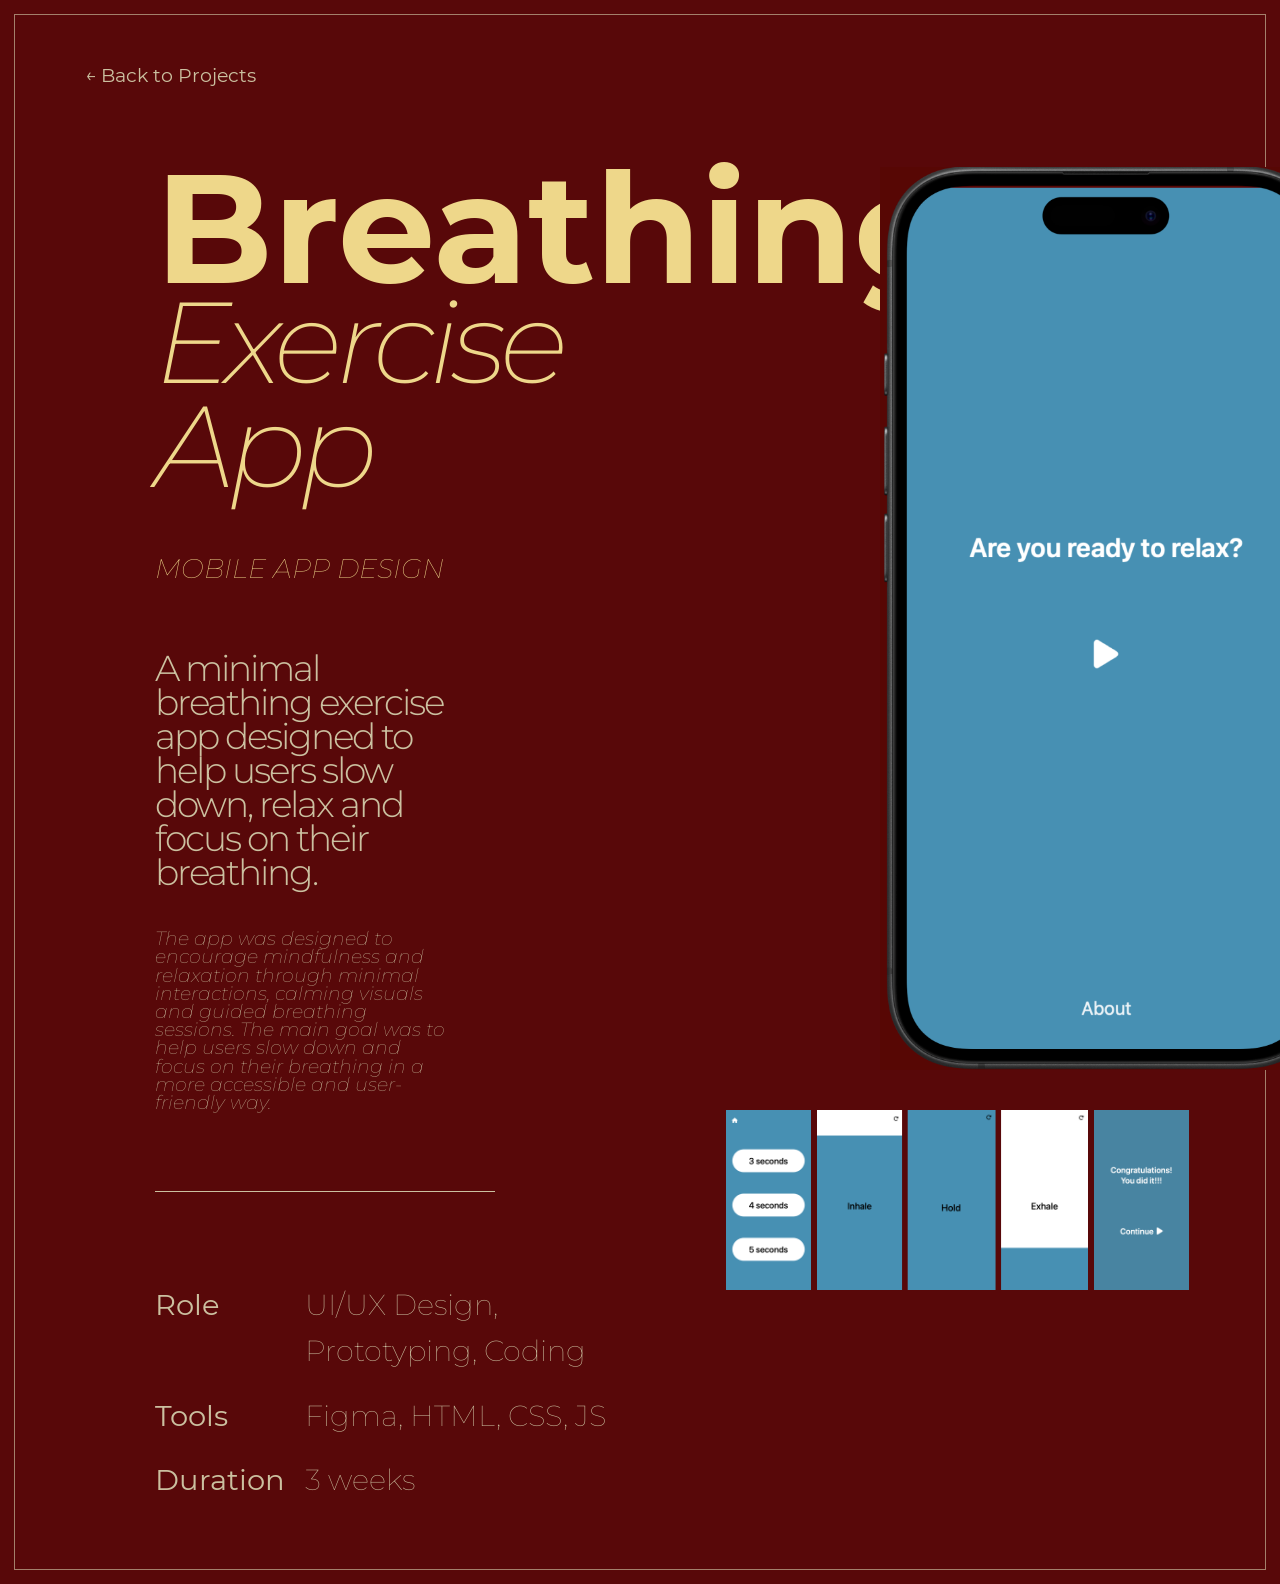
<file: projects/breathing.html>
<!DOCTYPE html>
<html lang="en">
<head>
    <meta charset="UTF-8">
    <meta name="viewport" content="width=device-width, initial-scale=1.0">
    <title>Breathing Exercise</title>
    <link rel="preconnect" href="https://fonts.googleapis.com">
    <link rel="preconnect" href="https://fonts.gstatic.com" crossorigin>
    <link href="https://fonts.googleapis.com/css2?family=Montserrat:wght@200;300;400;500;700;900&display=swap" rel="stylesheet">
  <link rel="stylesheet" href="../css/style.css">
</head>
<body>

<section class="breathing-page">
    <div class="breathing-frame">

        <a href="../index.html" class="back-link">← Back to Projects</a>

        <div class="breathing-layout">

            <div class="breathing-left">

                <h1>Breathing</h1>

                <h2 class="breathing-script">
                    Exercise App
                </h2>

                <p class="breathing-type">
                    MOBILE APP DESIGN
                </p>

                <h3 class="breathing-title">
                    A minimal breathing exercise
                    app designed to help users
                    slow down, relax and focus
                    on their breathing.
                </h3>

                <p class="breathing-description">
                    The app was designed to encourage mindfulness and relaxation through
                    minimal interactions, calming visuals and guided breathing sessions.
                    The main goal was to help users slow down and focus on their breathing
                    in a more accessible and user-friendly way.
                </p>

                <div class="breathing-line"></div>

                <div class="breathing-info">

                    <p>
                        <strong>Role</strong>
                        <span>UI/UX Design, Prototyping, Coding</span>
                    </p>

                    <p>
                        <strong>Tools</strong>
                        <span>Figma, HTML, CSS, JS</span>
                    </p>

                    <p>
                        <strong>Duration</strong>
                        <span>3 weeks</span>
                    </p>

                </div>

            </div>

            <div class="breathing-right">

                <a href="https://i509445.hera.fontysict.net/testing%20vs/" target="_blank">
                    <img src="../images/photo32.png" class="phone-image" alt="">
                </a>
               <div class="mini-gallery">
                    <img src="../images/photo33.png" class="small-shot" alt="">
                    <img src="../images/photo34.png" class="middle-shot" alt="">
                    <img src="../images/photo35.png" class="small-shot" alt="">
                </div>

            </div>

        </div>

    </div>
</section>

</body>
</html>
</file>
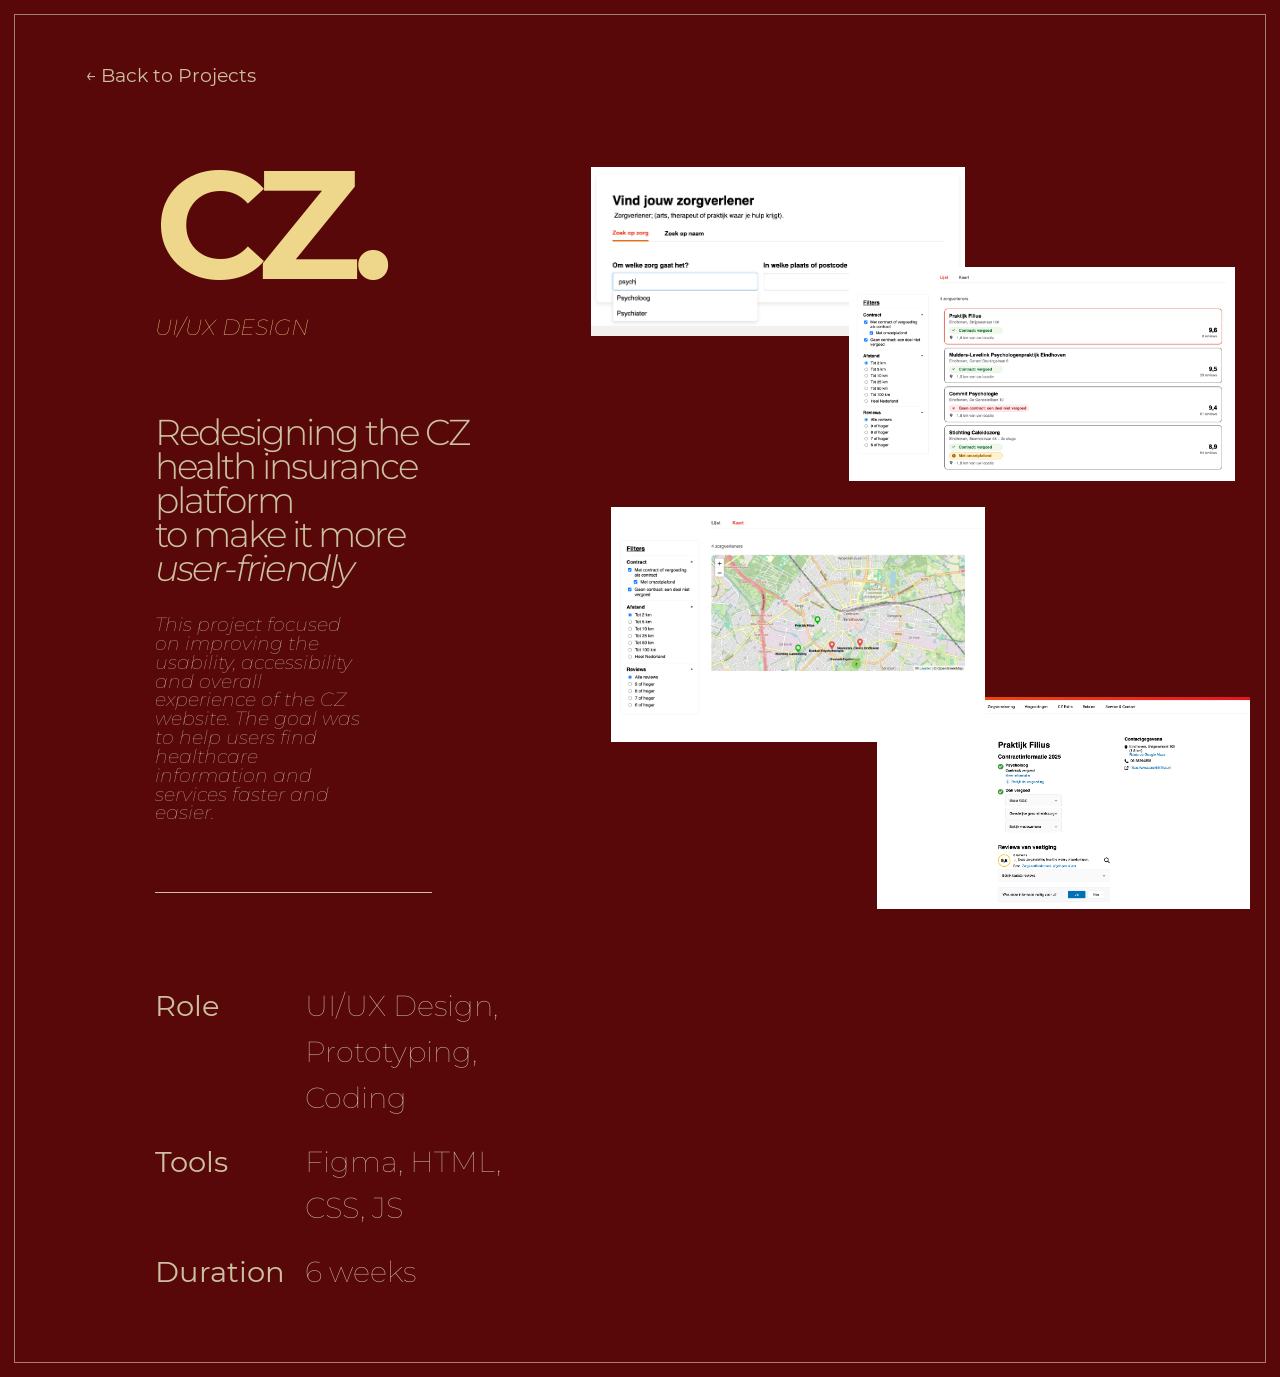
<file: projects/cz.html>
<!DOCTYPE html>
<html lang="en">
<head>
    <meta charset="UTF-8">
    <meta name="viewport" content="width=device-width, initial-scale=1.0">
    <title>CZ Project</title>
    <link rel="preconnect" href="https://fonts.googleapis.com">
    <link rel="preconnect" href="https://fonts.gstatic.com" crossorigin>
    <link href="https://fonts.googleapis.com/css2?family=Montserrat:wght@200;300;400;500;700;900&display=swap" rel="stylesheet">
  <link rel="stylesheet" href="../css/style.css">
</head>
<body>

<section class="cz-page">
  <div class="cz-frame">

    <a href="../index.html" class="back-link">← Back to Projects</a>

    <div class="cz-layout">
      <div class="cz-left">
        <h1>CZ.</h1>
        <p class="cz-type">UI/UX DESIGN</p>

        <h2>
          Redesigning the CZ<br>
          health insurance platform<br>
          to make it more<br>
          <em>user-friendly</em>
        </h2>

        <p class="cz-description">
          This project focused on improving the usability, accessibility and overall experience
          of the CZ website. The goal was to help users find healthcare information and services
          faster and easier.
        </p>

        <div class="cz-line"></div>

        <div class="cz-info">
          <p><strong>Role</strong><span>UI/UX Design, Prototyping, Coding</span></p>
          <p><strong>Tools</strong><span>Figma, HTML, CSS, JS</span></p>
          <p><strong>Duration</strong><span>6 weeks</span></p>
        </div>
      </div>

     <div class="cz-right">
      <a href="https://cz-project.vercel.app/" target="_blank" class="cz-img-link img-a">
          <img src="../images/photo28.png" class="cz-img" alt="">
      </a>

      <a href="https://cz-project.vercel.app/" target="_blank" class="cz-img-link img-b">
          <img src="../images/photo29.png" class="cz-img" alt="">
      </a>

      <a href="https://cz-project.vercel.app/" target="_blank" class="cz-img-link img-c">
          <img src="../images/photo30.png" class="cz-img" alt="">
      </a>

      <a href="https://cz-project.vercel.app/" target="_blank" class="cz-img-link img-d">
          <img src="../images/photo31.png" class="cz-img" alt="">
      </a>
</div>

  </div>
</section>

</body>
</html>
</file>
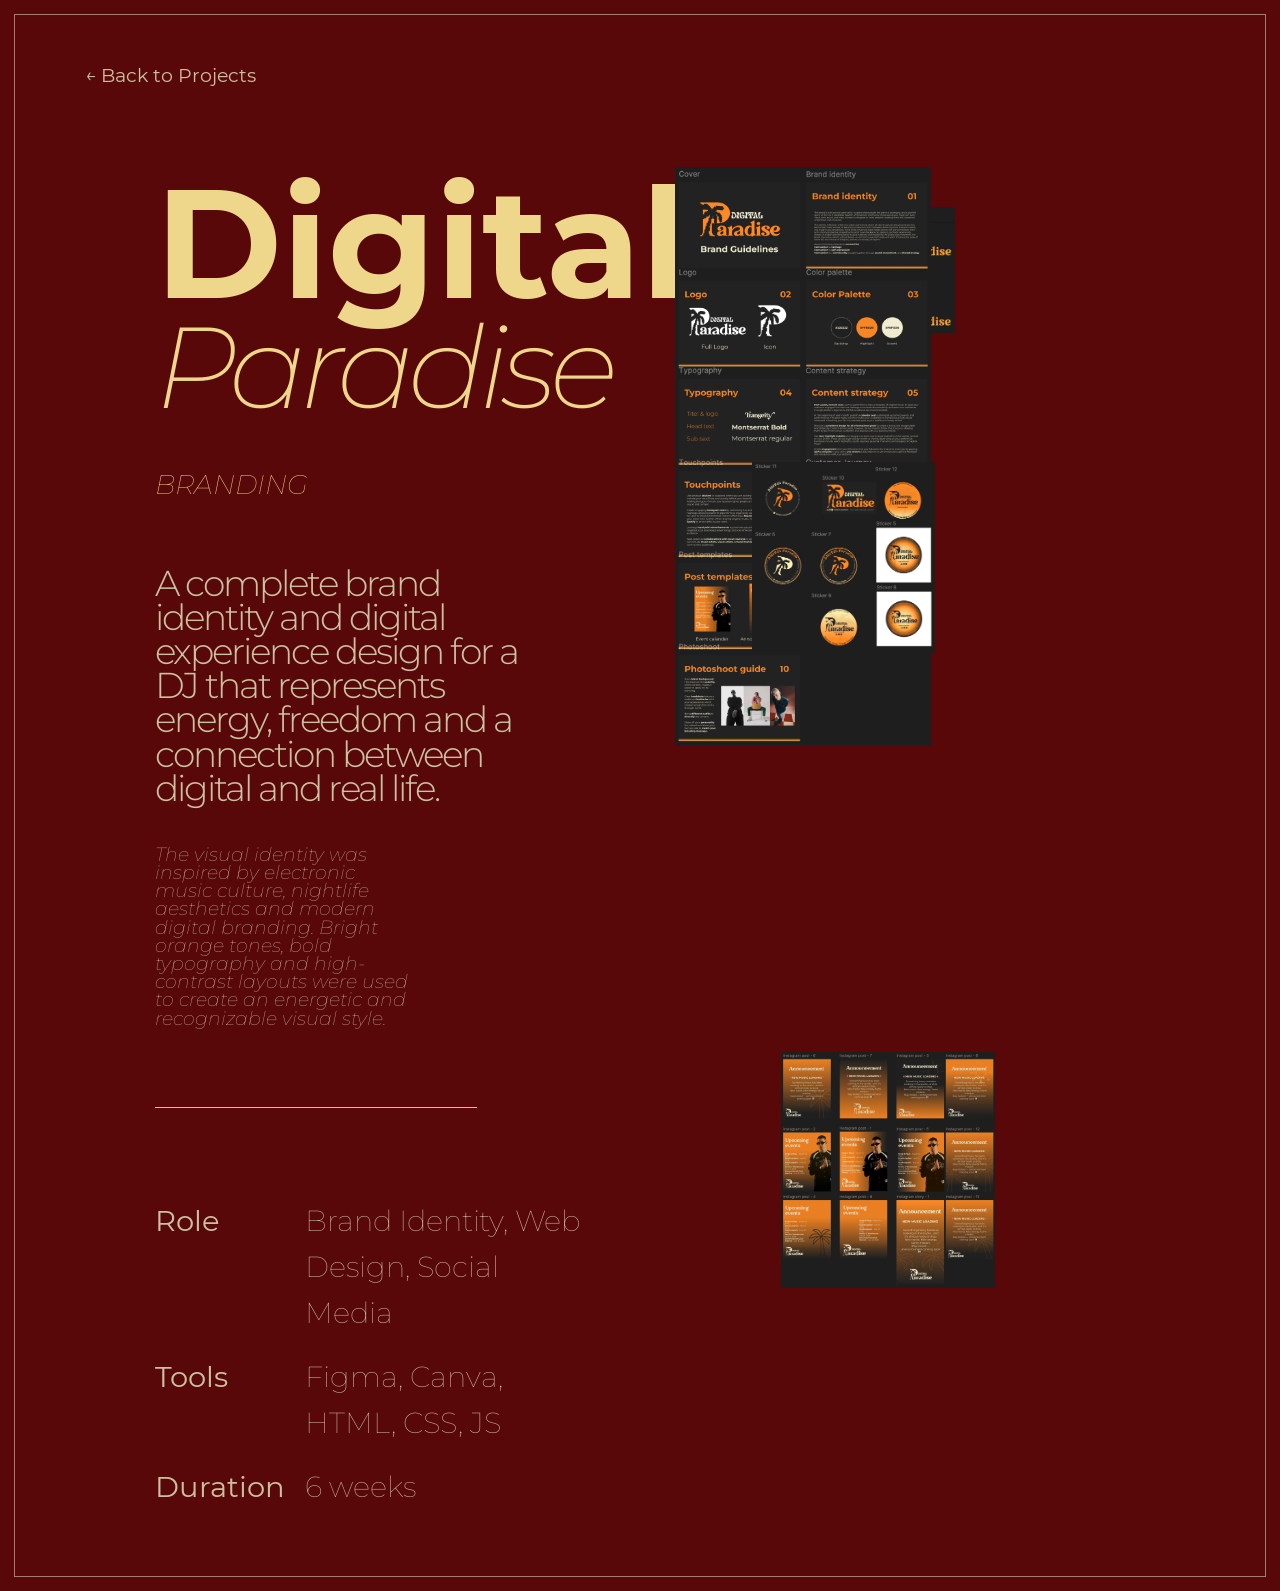
<file: projects/digital-paradise.html>
<!DOCTYPE html>
<html lang="en">
<head>
    <meta charset="UTF-8">
    <meta name="viewport" content="width=device-width, initial-scale=1.0">
    <title>Digital Paradise</title>
    <link rel="preconnect" href="https://fonts.googleapis.com">
    <link rel="preconnect" href="https://fonts.gstatic.com" crossorigin>
    <link href="https://fonts.googleapis.com/css2?family=Montserrat:wght@200;300;400;500;700;900&display=swap" rel="stylesheet">
  <link rel="stylesheet" href="../css/style.css">
</head>
<body>


<section class="digital-page">
    <div class="digital-frame">

        <a href="../index.html" class="back-link">← Back to Projects</a>

        <div class="digital-layout">

            <div class="digital-left">

                <h1>Digital</h1>

                <h2 class="digital-script">
                    Paradise
                </h2>

                <p class="digital-type">
                    BRANDING
                </p>

                <h3 class="digital-title">
                    A complete brand identity and
                    digital experience design for a DJ
                    that represents energy, freedom
                    and a connection between
                    digital and real life.
                </h3>

                <p class="digital-description">
                    The visual identity was inspired by electronic
                    music culture, nightlife aesthetics and
                    modern digital branding. Bright orange
                    tones, bold typography and high-contrast
                    layouts were used to create an energetic
                    and recognizable visual style.
                </p>

                <div class="digital-line"></div>

                <div class="digital-info">

                    <p>
                        <strong>Role</strong>
                        <span>Brand Identity, Web Design, Social Media</span>
                    </p>

                    <p>
                        <strong>Tools</strong>
                        <span>Figma, Canva, HTML, CSS, JS</span>
                    </p>

                    <p>
                        <strong>Duration</strong>
                        <span>6 weeks</span>
                    </p>

                </div>

            </div>

            <div class="digital-right">

                <a href="https://i556901.hera.fontysict.net/website/index.html"
                target="_blank"
                class="digital-img digital-img-1">

                    <img src="../images/photo36.png" alt="">

                </a>

                <a href="https://i556901.hera.fontysict.net/website/index.html"
                target="_blank"
                class="digital-img digital-img-2">

                    <img src="../images/photo37.png" alt="">

                </a>

                <a href="https://i556901.hera.fontysict.net/website/index.html"
                target="_blank"
                class="digital-img digital-img-3">

                    <img src="../images/photo38.png" alt="">

                </a>

                <a href="https://i556901.hera.fontysict.net/website/index.html"
                target="_blank"
                class="digital-img digital-img-4">

                    <img src="../images/photo39.png" alt="">

            </div>

        </div>

    </div>
</section>

</body>
</html>
</file>
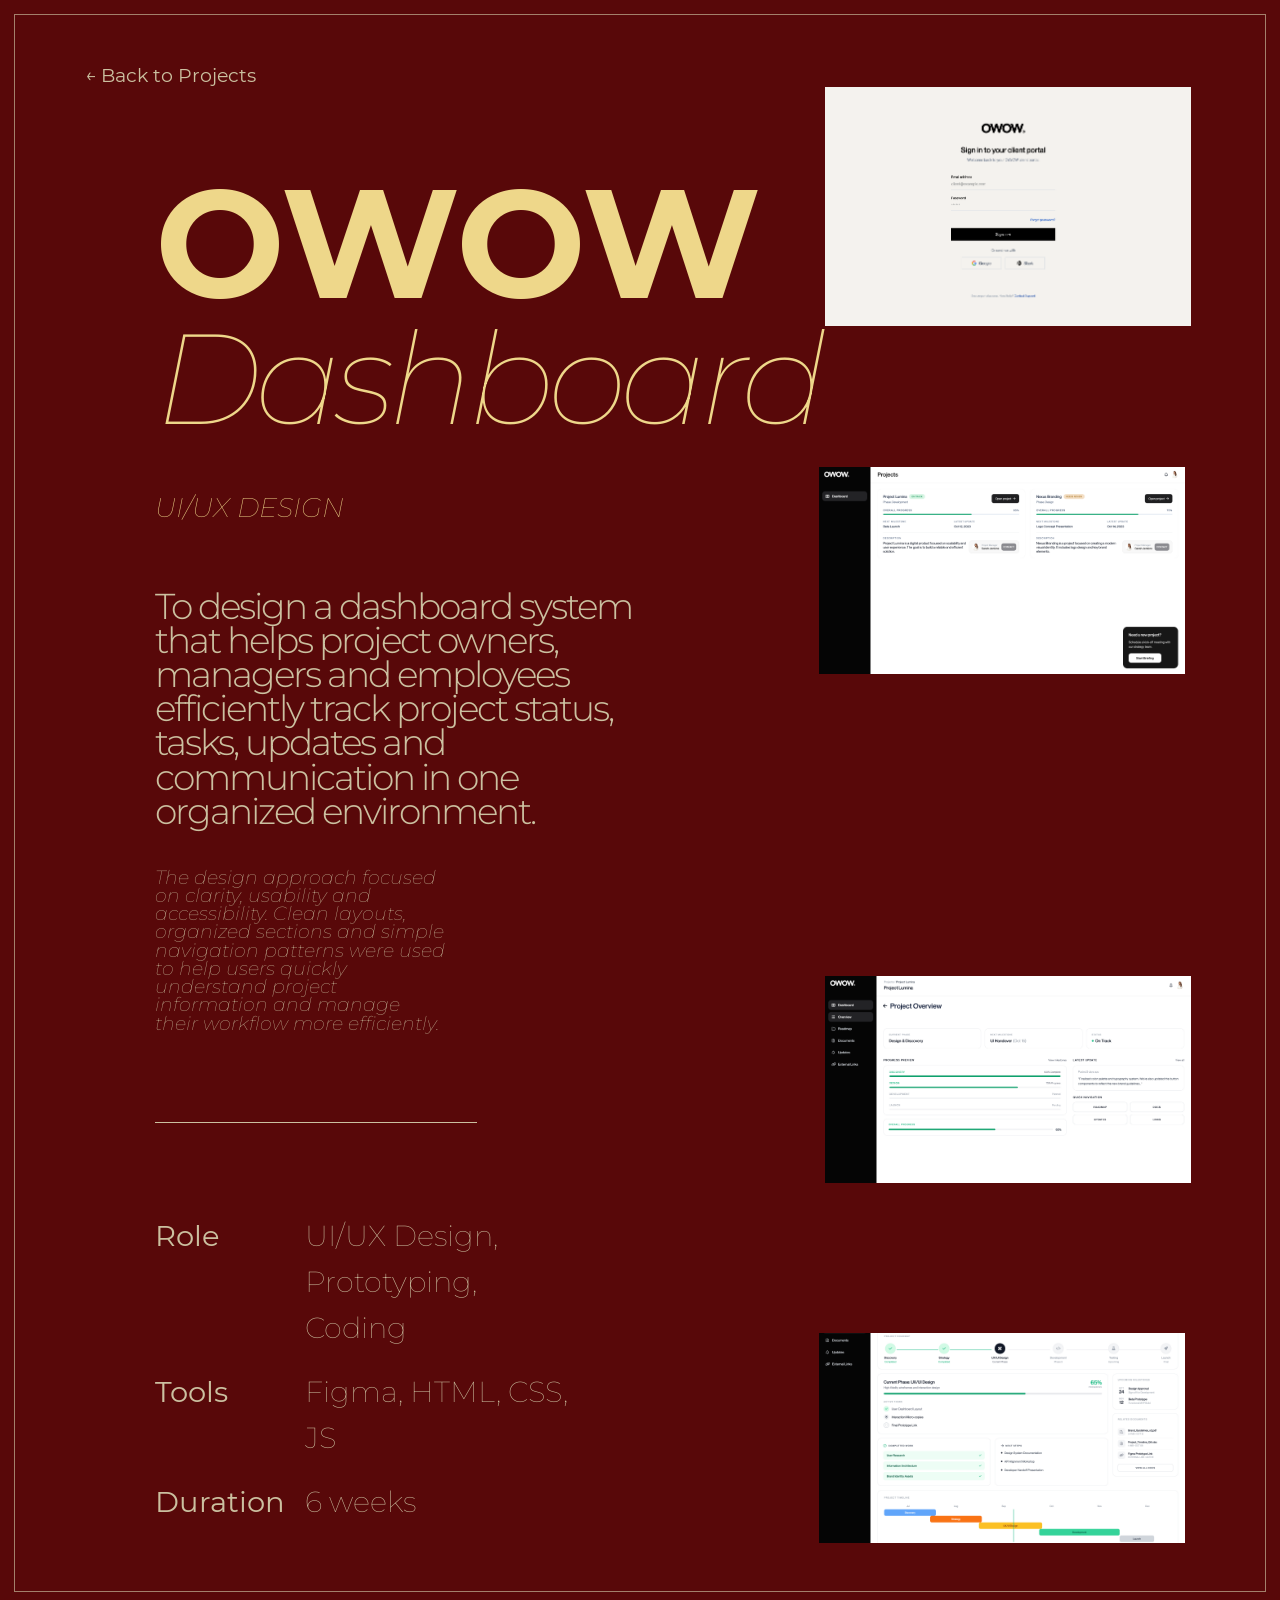
<file: projects/owow-dashboard.html>
<!DOCTYPE html>
<html lang="en">
<head>
    <meta charset="UTF-8">
    <meta name="viewport" content="width=device-width, initial-scale=1.0">
    <title>OWOW Dashboard</title>
    <link rel="preconnect" href="https://fonts.googleapis.com">
    <link rel="preconnect" href="https://fonts.gstatic.com" crossorigin>
    <link href="https://fonts.googleapis.com/css2?family=Montserrat:wght@200;300;400;500;700;900&display=swap" rel="stylesheet">
  <link rel="stylesheet" href="../css/style.css">
</head>
<body>


    <section class="owow-page">
    <div class="owow-frame">

        <a href="../index.html" class="back-link">← Back to Projects</a>

        <div class="owow-layout">
 
            <div class="owow-left">

                <h1>OWOW</h1>

                <h2 class="owow-script">
                    Dashboard
                </h2>

                <p class="owow-type">
                    UI/UX DESIGN
                </p>

                <h3 class="owow-title">
                    To design a dashboard system that helps
                    project owners, managers and employees
                    efficiently track project status, tasks,
                    updates and communication in one
                    organized environment.
                </h3>

                <p class="owow-description">
                    The design approach focused on clarity,
                    usability and accessibility. Clean layouts,
                    organized sections and simple navigation
                    patterns were used to help users quickly
                    understand project information and
                    manage their workflow more efficiently.
                </p>

                <div class="owow-line"></div>

                <div class="owow-info">

                    <p>
                        <strong>Role</strong>
                        <span>UI/UX Design, Prototyping, Coding</span>
                    </p>

                    <p>
                        <strong>Tools</strong>
                        <span>Figma, HTML, CSS, JS</span>
                    </p>

                    <p>
                        <strong>Duration</strong>
                        <span>6 weeks</span>
                    </p>

                </div>

            </div>

            <div class="owow-right">

                <a href="https://owow-project2.vercel.app/" target="_blank" class="owow-img owow-img-1">
                    <img src="../images/photo40.png" alt="">
                </a>

                <a href="https://owow-project2.vercel.app/" target="_blank" class="owow-img owow-img-2">
                    <img src="../images/photo41.png" alt="">
                </a>

                <a href="https://owow-project2.vercel.app/" target="_blank" class="owow-img owow-img-3">
                    <img src="../images/photo42.png" alt="">
                </a>

                <a href="https://owow-project2.vercel.app/" target="_blank" class="owow-img owow-img-4">
                    <img src="../images/photo43.png" alt="">
                </a>

            </div>
</file>
<file: css/style.css>
@font-face {
    font-family: 'Montserrat';
    src: url('../fonts/montserrat.regular.ttf') format('truetype');
    font-weight: 400;
}

@font-face {
    font-family: 'Montserrat';
    src: url('../fonts/montserrat.bold.ttf') format('truetype');
    font-weight: 700;
}

@font-face {
    font-family: 'Montserrat';
    src: url('../fonts/montserrat.extrabold.otf') format('opentype');
    font-weight: 900;
}

@font-face {
    font-family: 'WindSong';
    src: url('../fonts/WindSong-Regular.ttf') format('truetype');
    font-weight: 400;
}

@font-face {
    font-family: 'WindSong';
    src: url('../fonts/WindSong-Medium.ttf') format('truetype');
    font-weight: 500;
}


* {
    margin: 0;
    padding: 0;
    box-sizing: border-box;
}

body {
    font-family: 'Montserrat', sans-serif;
    background-color: #CBC0A0;
    color: #580809;
}

.hero {
    min-height: 100vh;
    background-color: #CBC0A0;
    display: flex;
    align-items: center;
    justify-content: center;
    overflow: hidden;
}

.hero-content {
    width: 88%;
    max-width: 1400px;
    position: relative;
}

.script-title {
    font-family: 'WindSong', cursive;
    font-size: 6.5rem;
    font-weight: 400;
    color: #000000;
    line-height: 0.8;
    margin-left: -130px;
    margin-bottom: -15px;
}

.portfolio-row {
    display: flex;
    align-items: flex-start;
    gap: 28px;
}

.main-title {
    font-family: 'Montserrat', sans-serif;
    font-size: 18rem;
    font-weight: 900;
    letter-spacing: -30px;
    line-height: 0.78;
    color: #580809;
}

.year {
    font-size: 4rem;
    font-weight: 400;
    letter-spacing: -5px;
    margin-top: -15px;
    margin-left: -140px;
    color: #580809;
}


.name {
    font-size: 3.3rem;
    font-weight: 400;
    letter-spacing: -5px;
    margin-left: 120px;
    margin-top: 22px;
    color: #580809;
}

/* SECTIONS */
/* section {
    padding: 80px 20px;
    display: flex;
    justify-content: center;
} */

/* CARD */
/* .card {
    background: #CBC0A0;
    color: #580809;

    width: 100%;
    min-height: 100vh;

    padding: 7vw;

    border-radius: 0;

    display: flex;
    flex-direction: column;
    justify-content: center;
}

 .location {
    display: flex;
    align-items: center;
    gap: 8px;

    font-size: 1.5em;
    font-weight: 600;
    color: #000000;
}

.location {
    font-size: clamp(1.5rem, 2vw, 2.7rem);
} */



/* ABOUT SECTION, SKILLS& PROJECTS */
.frame-about {
    min-height: 100vh;
    background: #580809;
    padding: 35px;
}

.about-frame {
    width: 100%;
    min-height: calc(100vh - 70px);
    background: #CBC0A0;
    padding: clamp(25px, 5vw, 80px);
    display: grid;
    grid-template-columns: 42% 58%;
    align-items: start;
    overflow: hidden;
}

.about-left h2 {
    font-size: clamp(3rem, 5.8vw, 7rem);
    line-height: 0.9;
    letter-spacing: -5px;
    color: #580809;
    margin-bottom: 120px;
}

.frame-about .location {
    font-size: 1.35vw;
    font-weight: 700;
    margin-bottom: 42px;
    color: #111;
}

.frame-about .location i {
    color: #580809;
}

.about-columns {
    display: grid;
    grid-template-columns: 1fr 1fr;
    gap: 4.5vw;
    max-width: 850px;
}

.about-columns p {
    font-size: clamp(1.2rem, 1vw, 1.5rem);
    line-height: 1.2;
    margin-bottom: 24px;
    color: #111;
}

.signature {
    font-family: 'WindSong', cursive;
    font-size: 1.2vw !important;
    font-weight: 300;
    margin-top: 60px;
}

.about-right {
    width: 100%;
    overflow: hidden;
    position: relative;
    display: flex;
    flex-direction: column;
}

.photo-collage {
    position: relative;
    height: 650px;
    width: 70%;
    margin-top: 0;
    margin-left: 80px;
}

.photo {
    position: absolute;
    object-fit: cover;
}

.photo-1 {
    width: clamp(180px, 22vw, 320px);
    height: clamp(210px, 25vw, 360px);
    left: 0%;
    top: 3%;
    transform: rotate(-6deg);
    z-index: 7;
}

.photo-2 {
    width: clamp(170px, 21vw, 300px);
    height: clamp(200px, 24vw, 340px);
    left: 28%;
    top: 2%;
    z-index: 6;
}

.photo-3 {
    width: clamp(170px, 21vw, 300px);
    height: clamp(200px, 24vw, 340px);
    left: 56%;
    top: 6%;
    transform: rotate(6deg);
    z-index: 8;
}

.photo-4 {
    width: clamp(170px, 21vw, 300px);
    height: clamp(200px, 24vw, 340px);
    left: 14%;
    top: 33%;
    z-index: 6;
}

.photo-5 {
    width: clamp(170px, 21vw, 300px);
    height: clamp(200px, 24vw, 340px);
    left: 39%;
    top: 46%;
    z-index: 5;
}

.photo-6 {
    width: clamp(170px, 21vw, 300px);
    height: clamp(200px, 24vw, 340px);
    left: 68%;
    top: 45%;
    transform: rotate(4deg);
    z-index: 3;
}

.info-row {
    display: grid;
    grid-template-columns: 0.8fr 0.9fr 1.1fr;
    gap: 22px;
    margin-top: 100px;
}

.info-row > div {
    border-left: 1px solid #111;
    padding-left: 14px;
}

.info-row h3 {
    font-size: 1.45vw;
    margin-bottom: 16px;
}

.info-row p,
.info-row li {
    font-size: 0.78vw;
    line-height: 1.08;
    color: #111;
}

.info-row ul {
    margin-top: 16px;
    padding-left: 17px;
    list-style: disc;
}

.bottom-quote {
    color: #EED78A;
    font-size: 2.6vw;
    line-height: 1;
    letter-spacing: -2px;
    width: 850px;
    max-width: 850px;
    margin-top: 100px;
    margin-left: 50px;
    white-space: nowrap;
}


@media (max-width: 1100px) {

    .about-frame {
        grid-template-columns: 1fr;
    }

    .photo-collage {
        position: relative;
        width: 100%;
        height: clamp(360px, 45vw, 650px);
        margin-left: 0;
    }

    .photo {
        position: absolute;
        object-fit: cover;
    }

    .photo-1 {
        width: clamp(180px, 22vw, 320px);
        height: clamp(210px, 25vw, 360px);
        left: 0%;
        top: 2%;
    }

    .photo-2 {
        width: clamp(170px, 21vw, 300px);
        height: clamp(200px, 24vw, 340px);
        left: 28%;
        top: -4%;
    }

    .photo-3 {
        width: clamp(170px, 21vw, 300px);
        height: clamp(200px, 24vw, 340px);
        left: 56%;
        top: -6%;
    }

    .photo-4 {
        width: clamp(170px, 21vw, 300px);
        height: clamp(200px, 24vw, 340px);
        left: 14%;
        top: 27%;
    }

    .photo-5 {
        width: clamp(170px, 21vw, 300px);
        height: clamp(200px, 24vw, 340px);
        left: 39%;
        top: 32%;
    }

    .photo-6 {
        width: clamp(170px, 21vw, 300px);
        height: clamp(200px, 24vw, 340px);
        left: 65%;
        top: 31%;
    }

    .info-row {
        grid-template-columns: 1fr;
    }

    .about-columns {
        grid-template-columns: 1fr;
    }
}


.photo-collage {
    cursor: pointer;
}

.photo {
    transition: 
        transform 0.45s ease,
        left 0.45s ease,
        top 0.45s ease,
        scale 0.45s ease,
        z-index 0s;
}


.photo-collage:hover .photo-1 {
    left: -20px;
    top: 5px;
    transform: rotate(-10deg) scale(1.04);
}

.photo-collage:hover .photo-2 {
    left: 120px;
    top: -10px;
    transform: rotate(-4deg) scale(1.04);
}

.photo-collage:hover .photo-3 {
    left: 260px;
    top: 5px;
    transform: rotate(3deg) scale(1.04);
}

.photo-collage:hover .photo-4 {
    left: 390px;
    top: 30px;
    transform: rotate(7deg) scale(1.04);
}

.photo-collage:hover .photo-5 {
    left: 520px;
    top: 15px;
    transform: rotate(-3deg) scale(1.04);
}

.photo-collage:hover .photo-6 {
    left: 650px;
    top: 30px;
    transform: rotate(6deg) scale(1.04);
}


.photo-lightbox {
    position: fixed;
    inset: 0;
    background: #580809;
    display: none;
    align-items: center;
    justify-content: center;
    z-index: 9999;
}

.photo-lightbox.active {
    display: flex;
}

.photo-lightbox img {
    max-width: 78vw;
    max-height: 78vh;
    object-fit: contain;
    border: 5px solid #CBC0A0;
    background: #CBC0A0;
}

.lightbox-close {
    position: absolute;
    top: 35px;
    right: 45px;
    background: none;
    border: none;
    color: #ffe991;
    font-size: 4rem;
    cursor: pointer;
}

.lightbox-btn {
    position: absolute;
    top: 50%;
    transform: translateY(-50%);
    background: none;
    border: none;
    color: #ffe991;
    font-size: 5rem;
    cursor: pointer;
}

.lightbox-btn.left {
    left: 60px;
}

.lightbox-btn.right {
    right: 60px;
}


/* TEXT */
h2 {
    margin-bottom: 15px;
    font-size: 5rem;
    letter-spacing: -6px;
}

p {
    line-height: 1.6;
    font-size: 1.4rem;
}

/* PROJECT LIST */
ul {
    list-style: none;
}

li {
    margin: 10px 0;
}

.skills-projects {
    min-height: 100vh;
    background: #580809;
    padding: 35px;
    display: flex;
    justify-content: center;
    align-items: center;
}

.skills-frame {
    width: 100%;
    min-height: calc(100vh - 70px);
    background: #CBC0A0;
    padding: 5vw 6vw;
    color: #111;
}

.skills-top {
    display: grid;
    grid-template-columns: 1.6fr 0.8fr 0.8fr;
    gap: 140px;
    align-items: start;
}

.skills-left h2 {
    font-size: 5.8vw;
    line-height: 0.9;
    letter-spacing: -5px;
    color: #580809;
    margin-bottom: 150px;
}

.skills-left p {
    width: 20vw;
    font-size: 1.05vw;
    line-height: 1.08;
    margin-bottom: 24px;
    color: #111;
}

.skills-list,
.tools-list {
    margin-top: 500px;
}

.tools-list {
    border-left: 1px solid #111;
    padding-left: 30px;
}

.skills-list h3,
.tools-list h3 {
    font-size: 1.45vw;
    margin-bottom: 16px;
}

.skills-list ul,
.tools-list ul {
    list-style: disc;
    padding-left: 18px;
}

.skills-list li,
.tools-list li {
    font-size: 0.78vw;
    line-height: 1.08;
    color: #111;
}

.my-projects-title {
    margin-top: 200px;
    font-size: 1.4vw;
}

.folder-row {
    display: grid;
    grid-template-columns: repeat(4, 1fr);
    gap: 80px;
    margin-top: 300px;
}

.project-folder {
    text-decoration: none;
    color: #111;
    text-align: center;
    font-weight: 700;
    
}

.project-folder i {
    font-size: clamp(6vw, 10vw, 20rem);
    color: #580809;
    margin-bottom: 10px;
}

.project-folder span {
    display: block;
    font-size: 1.2vw;
    line-height: 1;
    font-weight: 550;
    letter-spacing: -0.5px;
}

.project-folder:hover {
    transform: scale(1.05);
    transition: 0.3s ease;
}

/* CONTACT SECTION */
.contact-section {
    min-height: 100px;
    background: #580809;
    padding: 1vw 1vw;
}

.contact-frame {
    min-height: auto;
    border: 1px solid rgba(203, 180, 160, 0.55);
    padding: 5vw 8vw;
    color: #cbc0a0;
}

.contact-inner {
    position: relative;
    min-height: calc(100vh - 28px);
    display: flex;
    justify-content: space-between;
    align-items: flex-start;
}

.contact-left {
    width: 620px;
    max-width: 620px;
}

.contact-frame h2 {
    font-size: clamp(4rem, 7vw, 8rem);
    font-weight: 1000;
    line-height: 0.9;
    letter-spacing: -4px;
    margin-bottom: 150px;
    width: 1500px;
}

.contact-frame h2 span {
    display: block;
    font-family: 'WindSong', cursive;
    font-size: 7vw;
    font-weight: 400;
    letter-spacing: 0;
    margin-top: 210px;
}

.contact-text {
    font-size: clamp(2rem, 3vw, 4rem);
    font-weight: 50;
    line-height: 1.1;
    width: 1500px;
    margin-bottom: 150px;
}

.contact-links {
    margin-left: 0px;
}

.contact-links p {
    display: flex;
    align-items: center;
    gap: 50px;
    font-size: clamp(1rem, 2vw, 3rem);
    font-weight: 50;
    line-height: 1.1;
    margin-bottom: 18px;
    white-space: nowrap;
}

.contact-links i {
    font-size: clamp(2rem, 3vw, 4rem);
    width: 42px;
    min-width: 42px;
    text-align: center;
}


.contact-image {
    position: absolute;
    top: 300px;
    right: 0;
    width: clamp(220px, 24vw, 420px);
}

.contact-image img {
    width: 100%;
    height: auto;
    aspect-ratio: 3 / 4;
    object-fit: cover;
    display: block;
}


.project-folder {
    position: relative;
    display: block;
}

.folder-preview {
    position: relative;
    width: fit-content;
    margin: 0 auto;
    overflow: visible;
}

.folder-preview i {
    position: relative;
    z-index: 10;
    display: block;
    font-size: clamp(6rem, 14vw, 20rem);
    color: #580809;
}

.preview-img {
    position: absolute;
    width: clamp(90px, 8vw, 1600px);
    height: clamp(120px, 10vw, 210px);
    object-fit: cover;
    left: 50%;
    top: 45%;
    opacity: 0;
    z-index: 3;
    pointer-events: none;
    transform: translate(-50%, -50%) scale(0.2);
    transition: all 0.45s ease;
}

.project-folder:hover .img-1 {
    opacity: 1;
    transform: translate(-120%, -120%) rotate(-12deg) scale(1);
}

.project-folder:hover .img-2 {
    opacity: 1;
    transform: translate(-50%, -140%) rotate(3deg) scale(1);
}

.project-folder:hover .img-3 {
    opacity: 1;
    transform: translate(20%, -115%) rotate(12deg) scale(1);
}

@media (max-width: 900px) {
    .contact-inner {
        flex-direction: column;
        align-items: flex-start;
        min-height: auto;
    }

    .contact-frame h2,
    .contact-text {
        width: 100%;
    }

    .contact-image {
        position: static;
        width: min(100%, 320px);
        margin-top: 40px;
        margin-left: auto;
    }
}


/* CZ PAGE */
.cz-page {
    min-height: 100vh;
    background: #580809;
    padding: 14px;
    color: #cbc0a0;
}

.cz-frame {
    min-height: calc(100vh - 28px);
    border: 1px solid rgba(203, 192, 160, 0.65);
    padding: 48px 70px;
    position: relative;
    overflow: hidden;
}

.back-link {
    color: #cbc0a0;
    text-decoration: none;
    font-size: 1.2rem;
    display: inline-block;
    margin-bottom: 80px;
}

.cz-layout {
    display: grid;
    grid-template-columns: 42% 58%;
    gap: 40px;
}
.cz-left{
    padding-left: 70px;
}

.cz-left h1 {
    font-size: clamp(7rem, 12vw, 13rem);
    line-height: 0.75;
    letter-spacing: -10px;
    color: #eed78a;
    margin-bottom: 28px;
}

.cz-type {
    font-size: clamp(1.2rem, 1.7vw, 2rem);
    font-style: italic;
    font-weight: 100;
    color: #eed78a;
    margin-bottom: 70px;
}

.cz-left h2 {
    font-size: clamp(2rem, 2.8vw, 3.5rem);
    line-height: 0.95;
    letter-spacing: -2px;
    font-weight: 300;
    margin-bottom: 30px;
}

.cz-left h2 em {
    font-style: italic;
}

.cz-description {
    width: 53%;
    font-size: clamp(1.2rem,1.4vw,1.8rem);
    line-height: 0.98;
    font-style: italic;
    font-weight: 100;
    margin-bottom: 70px;
}

.cz-line {
    width: 70%;
    height: 1px;
    background: #cbc0a0;
    margin-bottom: 90px;
}

.cz-info p {
    display: grid;
    grid-template-columns: 150px 1fr;
    margin-bottom: 18px;
    font-size: 1.8rem;
}

.cz-info strong {
    font-weight: 400;
}

.cz-info span {
    font-weight: 100;
}

.cz-right {
    position: relative;
    min-height: 760px;
}

.cz-img-link {
    position: absolute;
    display: block;
    cursor: pointer;
}

.cz-img-link img,
.cz-img {
    width: 100%;
    display: block;
    object-fit: cover;
}

.img-a {
    width: 58%;
    top: 0;
    left: 0;
    z-index: 2;
}

.img-b {
    width: 60%;
    top: 100px;
    right: 0;
    z-index: 3;
}

.img-c {
    width: 58%;
    top: 340px;
    left: 20px;
    z-index: 5;
}

.img-d {
    width: 58%;
    top: 530px;
    right: -15px;
    z-index: 4;
}

@media (max-width: 1000px) {
    .cz-frame {
        padding: 35px 28px;
        overflow: visible;
    }

    .cz-layout {
        grid-template-columns: 1fr;
    }

    .cz-description,
    .cz-line {
        width: 100%;
    }

    .cz-right {
        min-height: auto;
        display: grid;
        gap: 24px;
    }

    .cz-img-link {
        position: static;
        width: 100%;
    }

    .cz-img-link img,
    .cz-img {
        width: 100%;
        display: block;
    }

    .img-a,
    .img-b,
    .img-c,
    .img-d {
        width: 100%;
        top: auto;
        left: auto;
        right: auto;
    }
}


/* BREATHING EXERCISE */
.breathing-page {
    min-height: 100vh;
    background: #580809;
    padding: 14px;
    color: #cbc0a0;
}

.breathing-frame {
    min-height: calc(100vh - 28px);
    border: 1px solid rgba(203,192,160,.65);
    padding: 48px 70px;
}

.breathing-layout {
    display: grid;
    grid-template-columns: 50% 50%;
    gap: 40px;
}

.breathing-left {
    padding-left: 70px;
}

.breathing-left h1 {
    font-size: clamp(7rem, 12vw, 13rem);
    line-height: .8;
    color: #eed78a;
    font-weight: 700;
}

.breathing-script {
    font-size: clamp(6rem, 9vw, 10rem);
    font-style: italic;
    font-weight: 200;
    color: #eed78a;
    line-height: .9;
    margin-bottom: 50px;
}

.breathing-type {
    font-size: 1.7rem;
    font-style: italic;
    color: #eed78a;
    margin-bottom: 60px;
    font-weight: 100;
}

.breathing-title {
    width: 64%;
    font-size: clamp(2rem, 2.8vw, 3.5rem);
    font-weight: 300;
    letter-spacing: -2px;
    line-height: .95;
    margin-bottom: 40px;
}

.breathing-description {
    width: 60%;
    font-size: clamp(1.2rem,1.4vw,1.8rem);
    font-style: italic;
    font-weight: 100;
    line-height: .95;
    margin-bottom: 80px;
}

.breathing-line {
    width: 70%;
    height: 1px;
    background: #cbc0a0;
    margin-bottom: 90px;
}

.breathing-info p {
    display: grid;
    grid-template-columns: 150px 1fr;
    margin-bottom: 18px;
    font-size: 1.8rem;
}

.breathing-info strong {
    font-weight: 400;
}

.breathing-info span {
    font-weight: 100;
}

.breathing-right {
    display: flex;
    flex-direction: column;
    align-items: center;
}

.phone-image {
    width: min(450px,100%);
    display: block;
    transition: transform 0.3s ease;
    cursor: pointer;
    margin-left: 200px;
}

.phone-image:hover {
    transform: scale(1.02);
}

.mini-gallery {
    margin-top: 40px;
    display: flex;
    gap: 6px;
    align-items: center;
}

.small-shot {
    height: 180px;
    width: auto;
}

.middle-shot {
    height: 180px;
    width: auto;
}

.mini-gallery img {
    height: 180px;
    width: auto;
}

/* .small-shot {
    width: 140px;
}

.middle-shot {
    width: 220px;
} */

/* .mini-gallery img {
    width: 140px;
    height: auto;
    display: block;
} */

@media (max-width:1000px){

    .breathing-layout{
        grid-template-columns:1fr;
    }

    .breathing-title,
    .breathing-description,
    .breathing-line{
        width:100%;
    }

    .breathing-frame{
        padding:35px 25px;
    }

    .mini-gallery{
        justify-content:center;
        flex-wrap:wrap;
    }
}

/* DIGITAL PARADISE */
.digital-page {
    min-height: 100vh;
    background: #580809;
    padding: 14px;
    color: #cbc0a0;
}

.digital-frame {
    min-height: calc(100vh - 28px);
    border: 1px solid rgba(203, 192, 160, 0.65);
    padding: 48px 70px;
    position: relative;
    overflow: hidden;
}

.digital-layout {
    display: grid;
    grid-template-columns: 45% 55%;
    gap: 40px;
}

.digital-left {
    padding-left: 70px;
}

.digital-left h1 {
    font-size: clamp(7rem, 12vw, 13rem);
    line-height: 1;
    color: #eed78a;
    font-weight: 700;
}

.digital-script {
    font-size: clamp(6rem, 9vw, 10rem);
    font-style: italic;
    font-weight: 200;
    color: #eed78a;
    line-height: .8;
    margin-bottom: 50px;
}

.digital-type {
    font-size: 1.7rem;
    font-style: italic;
    color: #eed78a;
    margin-bottom: 60px;
    font-weight: 100;
}

.digital-title {
    width: 90%;
    font-size: clamp(2rem, 2.8vw, 3.5rem);
    font-weight: 300;
    letter-spacing: -2px;
    line-height: .95;
    margin-bottom: 40px;
}

.digital-description {
    width: 59%;
    font-size: clamp(1.2rem,1.4vw,1.8rem);
    font-style: italic;
    font-weight: 100;
    line-height: .95;
    margin-bottom: 80px;
}

.digital-line {
    width: 75%;
    height: 1px;
    background: #cbc0a0;
    margin-bottom: 90px;
}

.digital-info p {
    display: grid;
    grid-template-columns: 150px 1fr;
    margin-bottom: 18px;
    font-size: 1.8rem;
}

.digital-info strong {
    font-weight: 400;
}

.digital-info span {
    font-weight: 100;
}

.digital-right {
    position: relative;
    min-height: 900px;
}

.digital-img {
    position: absolute;
    display: block;
}

.digital-img-1 {
    width: 45%;
    top: 40px;
    right: 280px;
    z-index: 1;
}

.digital-img-2 {
    width: 35%;
    bottom: 240px;
    right: 240px;
    z-index: 4;
}

.digital-img-3 {
    width: 30%;
    top: 295px;
    right: 300px;
    z-index: 3;
}

.digital-img-4 {
    width: 42%;
    top: 20xp;
    left: 50px;
    z-index: 2;
}

.digital-img img {
    width: 100%;
    display: block;
}

@media (max-width: 1000px) {

    .digital-layout {
        grid-template-columns: 1fr;
    }

    .digital-frame {
        padding: 35px 25px;
    }

    .digital-title,
    .digital-description,
    .digital-line {
        width: 100%;
    }

    .digital-right {
        min-height: auto;
        display: grid;
        gap: 20px;
    }

    .digital-img {
        position: static;
        width: 100%;
    }

    .digital-img-1,
    .digital-img-2,
    .digital-img-3 {
        width: 100%;
    }
}


/* OWOW Dashboard */
.owow-page {
    min-height: 100vh;
    background: #580809;
    padding: 14px;
    color: #cbc0a0;
}

.owow-frame {
    min-height: calc(100vh - 28px);
    border: 1px solid rgba(203,192,160,.65);
    padding: 48px 70px;
    overflow: hidden;
}

.owow-layout {
    display: grid;
    grid-template-columns: 45% 55%;
    gap: 40px;
}


.owow-left {
    padding-left: 70px;
}

.owow-left h1 {
    font-size: clamp(7rem, 12vw, 13rem);
    line-height: 1;
    color: #eed78a;
    font-weight: 700;
}


.owow-script {
    font-size: clamp(7rem, 10vw, 11rem);
    font-style: italic;
    font-weight: 100;
    color: #eed78a;
    line-height: .9;
    margin-bottom: 50px;
}

.owow-type {
     font-size: 1.7rem;
    font-style: italic;
    color: #eed78a;
    margin-bottom: 60px;
    font-weight: 100;
}

.owow-title {
    width: 115%;
    font-size: clamp(2rem, 2.8vw, 3.5rem);
    font-weight: 300;
    letter-spacing: -2px;
    line-height: .95;
    margin-bottom: 40px;
}

.owow-description {
    width: 68%;
    font-size: clamp(1.2rem, 1.4vw, 1.8rem);
    font-style: italic;
    font-weight: 100;
    line-height: .95;
    margin-bottom: 90px;
}

.owow-line {
    width: 75%;
    height: 1px;
    background: #cbc0a0;
    margin-bottom: 90px;
}

.owow-info p {
    display: grid;
    grid-template-columns: 150px 1fr;
    margin-bottom: 18px;
    font-size: 1.8rem;
}

.owow-info strong {
    font-weight: 400;
}

.owow-info span {
    font-weight: 100;
}

.owow-right {
    position: relative;
    min-height: 900px;
}

.owow-img {
    position: absolute;
    display: block;
    transition: transform .3s ease;
}

.owow-img:hover {
    transform: scale(1.02);
}

.owow-img img {
    width: 100%;
    display: block;
}

.owow-img-1 {
    width: 60%;
    top: -80px;
    left: 200px;
    z-index: 2;
}

.owow-img-2 {
    width: 60%;
    top: 300px;
    right: 50px;
    z-index: 3;
}

.owow-img-3 {
    width: 60%;
    bottom: 360px;
    left: 200px;
    z-index: 4;
}

.owow-img-4 {
    width: 60%;
    bottom: 0;
    right: 50px;
    z-index: 5;
}


@media (max-width:1000px){

    .owow-layout{
        grid-template-columns:1fr;
    }

    .owow-title,
    .owow-description,
    .owow-line{
        width:100%;
    }

    .owow-right{
        min-height:auto;
        display:grid;
        gap:20px;
    }

    .owow-img{
        position:static;
        width:100%;
    }

    .owow-img-1,
    .owow-img-2,
    .owow-img-3{
        width:100%;
    }
}
</file>
